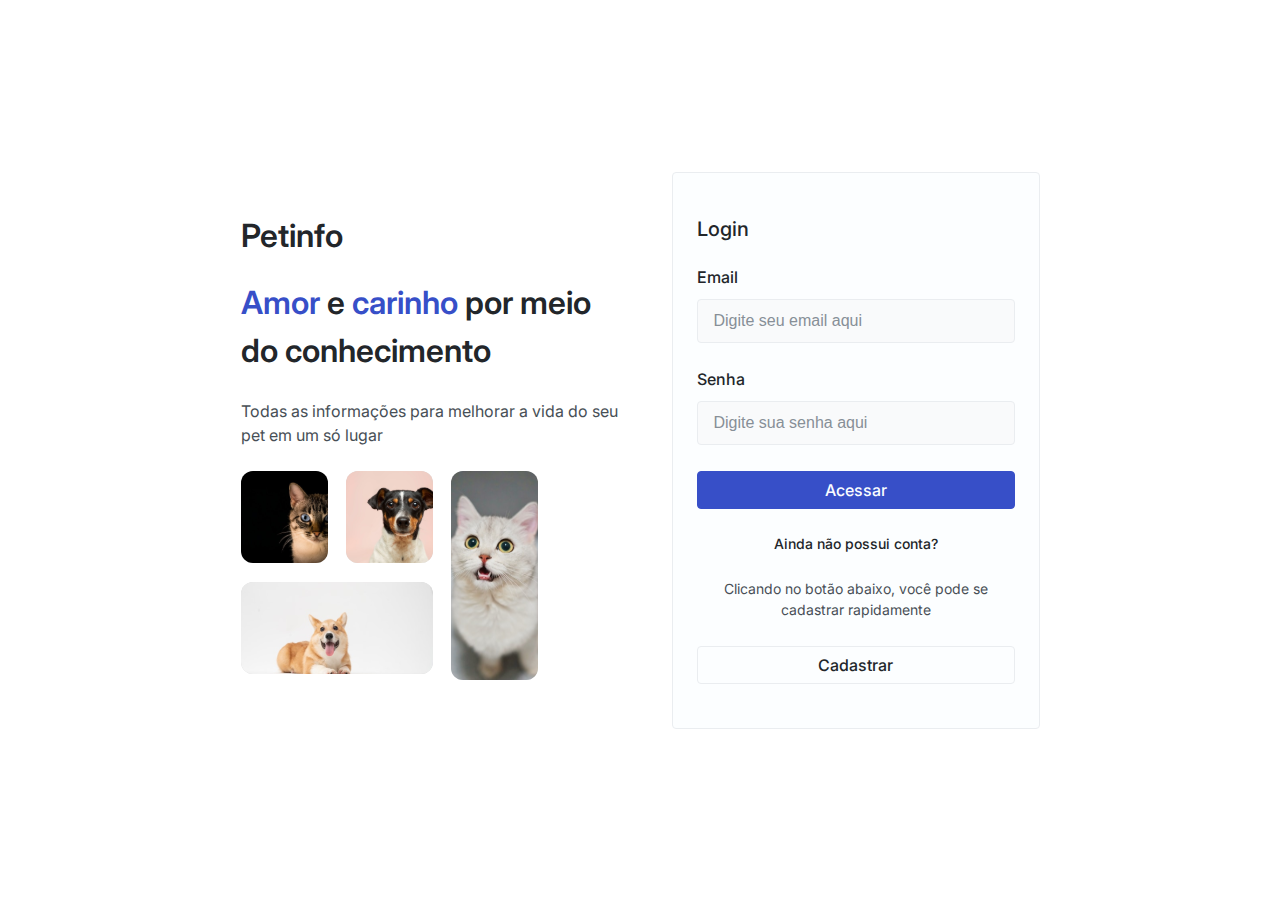
<file: pages/login/index.html>
<!DOCTYPE html>
<html lang="pt-br">

<head>
    <meta charset="UTF-8">
    <meta http-equiv="X-UA-Compatible" content="IE=edge">
    <meta name="viewport" content="width=device-width, initial-scale=1.0">
    <link rel="stylesheet" href="../../styles/globalStyles.css">
    <link rel="stylesheet" href="../../styles/animations.css">
    <link rel="stylesheet" href="../../styles/buttons.css">
    <link rel="stylesheet" href="../../styles/inputs.css">
    <link rel="stylesheet" href="index.css">
    <title>Petinfo - Login</title>
</head>

<body>
    <main class="login-container">

        <section class="left-content">

            <h1>Petinfo</h1>
            <h2><span class="blue-text">Amor</span> e <span class="blue-text">carinho</span> por meio do conhecimento
            </h2>
            <p>Todas as informações para melhorar a vida do seu pet em um só lugar</p>
            <img src="../../img/img-login.svg" alt="pets collection">

        </section>

        <section class="right-content">

            <h3>Login</h3>

            <form>

                <label class="default-label" for="email">Email</label>
                <input class="default-input" type="email" name="email" id="email" placeholder="Digite seu email aqui">

                <label class="default-label" for="password">Senha</label>
                <input class="default-input" type="password" name="password" id="password"
                    placeholder="Digite sua senha aqui">

                <button type="submit" class="primary-btn login-access" disabled>Acessar</button>

            </form>

            <h5>Ainda não possui conta?</h5>
            <span>Clicando no botão abaixo, você pode se cadastrar rapidamente</span>
            <a href="../register/index.html" class="outline-btn">Cadastrar</a>

        </section>

    </main>
    <script type="text/javascript">
        let date2 = new Date()
        console.log(date2)
        if (performance.navigation.type == 2) {
            console.log("load test")
            location.reload(true);
        }
    </script>
    <script type="module" src="index.js"></script>
</body>

</html>
</file>
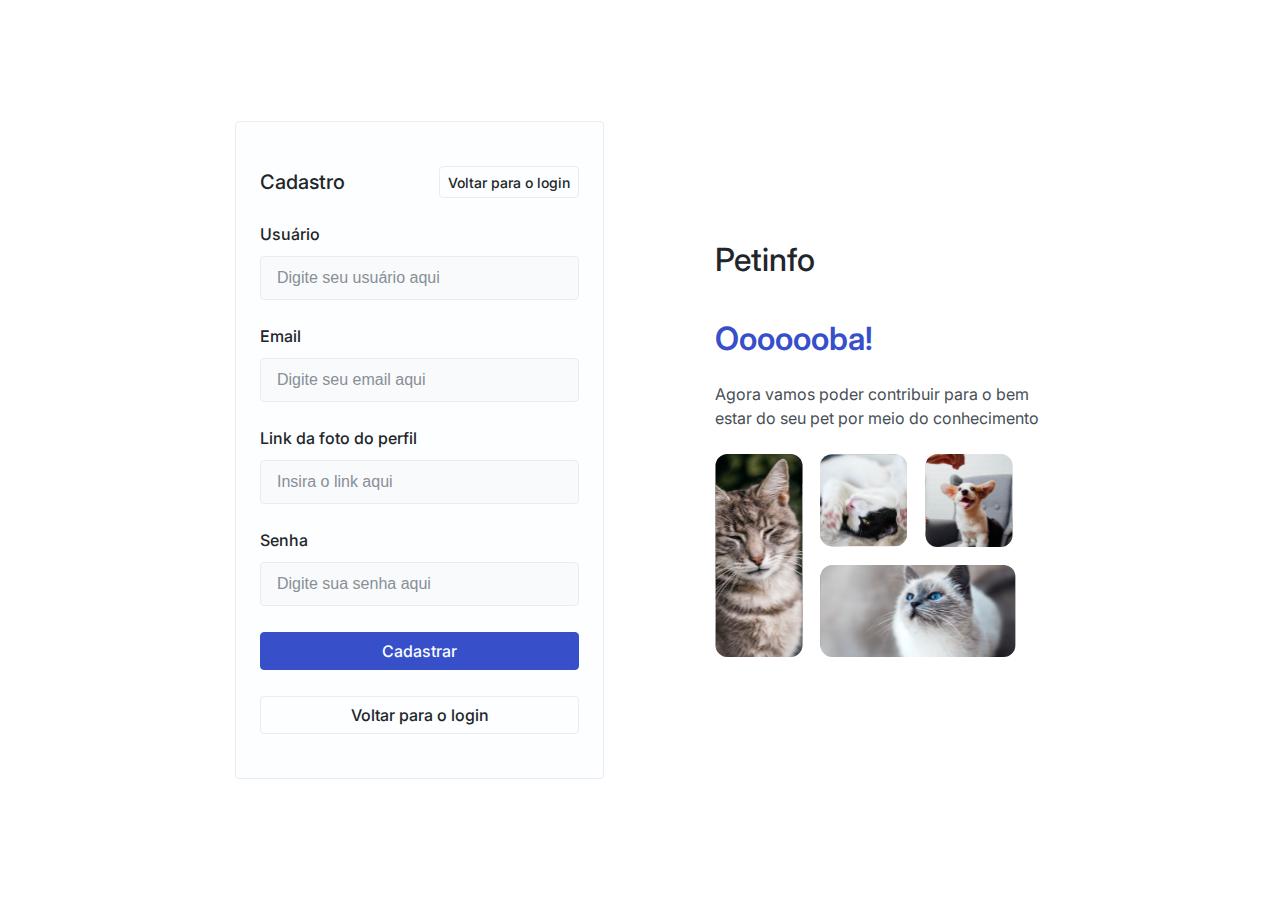
<file: pages/register/index.html>
<!DOCTYPE html>
<html lang="pt-br">

<head>
    <meta charset="UTF-8">
    <meta http-equiv="X-UA-Compatible" content="IE=edge">
    <meta name="viewport" content="width=device-width, initial-scale=1.0">
    <link rel="stylesheet" href="../../styles/globalStyles.css">
    <link rel="stylesheet" href="../../styles/animations.css">
    <link rel="stylesheet" href="../../styles/buttons.css">
    <link rel="stylesheet" href="../../styles/inputs.css">
    <link rel="stylesheet" href="../../styles/toast.css">
    <link rel="stylesheet" href="index.css">
    <title>Petinfo - Register</title>
</head>

<body>
    <main class="register-container">
        <section class="left-content">

            <div class="user-tools">
                <h3>Cadastro</h3>
                <a href="../login/index.html" class="outline-btn">Voltar para o login</a>
            </div>

            <form>
                <label class="default-label" for="username">Usuário</label>
                <input class="default-input" type="text" name="username" id="username"
                    placeholder="Digite seu usuário aqui">

                <label class="default-label" for="email">Email</label>
                <input class="default-input" type="email" name="email" id="email" placeholder="Digite seu email aqui">

                <label class="default-label" for="avatar">Link da foto do perfil</label>
                <input class="default-input" type="text" name="user-picture" id="avatar"
                    placeholder="Insira o link aqui">

                <label class="default-label" for="password">Senha</label>
                <input class="default-input" type="password" name="password" id="password"
                    placeholder="Digite sua senha aqui">

                <button type="submit" class="primary-btn register-access" disabled>Cadastrar</button>
            </form>

            <a href="../login/index.html" class="outline-btn">Voltar para o login</a>

        </section>

        <section class="right-content">
            <h1>Petinfo</h1>
            <h2>Ooooooba!</h2>
            <p>
                Agora vamos poder contribuir para o bem estar do seu pet por meio do conhecimento
            </p>
            <img src="../../img/img-register.svg" alt="pets collection image">
        </section>
    </main>
    <script type="text/javascript">
        let date2 = new Date()
        console.log(date2)
        if (performance.navigation.type == 2) {
            console.log("load test")
            location.reload(true);
        }
    </script>
    <script type="module" src="index.js"></script>
</body>

</html>
</file>
<file: styles/globalStyles.css>
@import url('https://fonts.googleapis.com/css2?family=Inter:wght@200;300;400;500;600;700;800;900&display=swap');

* {
  margin: 0;
  padding: 0;
  box-sizing: border-box;
}

:root {
  --brand100: hsl(230, 57%, 50%);
  --brand200: hsl(230, 68%, 54%);
  --gray100: hsl(210, 11%, 15%);
  --gray200: hsl(210, 10%, 23%);
  --gray300: hsl(210, 9%, 31%);
  --gray400: hsl(210, 7%, 56%);
  --gray500: hsl(210, 11%, 71%);
  --gray600: hsl(210, 16%, 93%);
  --gray700: hsl(210, 17%, 95%);
  --gray800: hsl(210, 20%, 98%);
  --gray900: hsl(200, 100%, 99%);
  --alert100: hsl(349, 57%, 50%);
  --alert200: hsl(349, 69%, 55%);
  --sucess100: hsl(162, 88%, 26%);

  --radius-0: .5rem;
  --radius-1: .25rem;

  --font-family-1: 'Inter', sans-serif;
}

body {
  font-family: var(--font-family-1);
}

li {
  list-style: none;
}
</file>
<file: styles/animations.css>
@keyframes spinner {
    50% {
        opacity: .6;
    }

    100% {
        opacity: 1;
        transform: rotate(360deg);
    }
}

@keyframes showToast {
    0% {
        opacity: 0;
        transform: translateY(300px);
    }

    30% {
        opacity: 1;
        transform: translateY(0);
    }
}

@keyframes showModal {
    0% {
        opacity: .5;
        transform: translateY(-100%);
    }
    100% {
        opacity: 1;
        transform: translateY(0);
    }
}
</file>
<file: styles/buttons.css>
.primary-btn {
    background-color: var(--brand100);
    border: 1px solid var(--brand100);
    border-radius: var(--radius-1);
    padding: 0 1rem;
    height: 2.375rem;
    font-family: var(--font-family-1);
    color: var(--gray900);
    font-weight: 500;
    font-size: 1rem;
    cursor: pointer;
    transition: all .3s ease-out;
}

.primary-btn:is(:hover, :focus) {
    background-color: var(--brand200);
    border: 1px solid var(--brand200);
}

.grey-btn {
    background-color: var(--gray600);
    border: 1px solid var(--gray600);
    border-radius: var(--radius-1);
    padding: 0 1rem;
    height: 2.375rem;
    font-family: var(--font-family-1);
    color: var(--gray400);
    font-weight: 500;
    font-size: 1rem;
    cursor: pointer;
}

.grey-btn:is(:hover, :focus) {
    color: var(--gray300);
}

.alert-btn {
    background-color: var(--alert100);
    border: 1px solid var(--alert100);
    border-radius: var(--radius-1);
    padding: 0 1rem;
    height: 2.375rem;
    font-family: var(--font-family-1);
    color: var(--gray900);
    font-weight: 500;
    font-size: 1rem;
    cursor: pointer;
    transition: all .3s ease-out;
}


.alert-btn:is(:hover, :focus) {
    background-color: var(--alert200);
    border: 1px solid var(--alert200);
}

.outline-btn {
    background-color: transparent;
    border: 1px solid var(--gray600);
    border-radius: var(--radius-1);
    padding: 0 1rem;
    height: 2.375rem;
    font-family: var(--font-family-1);
    color: var(--gray100);
    font-weight: 500;
    font-size: 1rem;
    cursor: pointer;
}

.outline-btn:is(:hover, :focus) {
    background-color: var(--gray800);
}

.medium-btn {
    background-color: var(--gray700);
    border: 1px solid var(--gray700);
    border-radius: var(--radius-1);
    padding: 0 .5rem;
    height: 2rem;
    font-family: var(--font-family-1);
    color: var(--gray400);
    font-weight: 500;
    font-size: .875rem;
    cursor: pointer;
}

.medium-btn:is(:hover, :focus) {
    background-color: var(--gray600);
    border: 1px solid var(--gray600);
    color: var(--gray300);
}

.link {
    color: var(--brand100);
    font-weight: 500;
    font-size: 1rem;
    text-decoration: none;
    cursor: pointer;
}

.link:is(:hover, :focus) {
    color: var(--brand200);
    text-decoration: underline;
}

.loading {
    position: relative;
    color: transparent;
    user-select: none;
    cursor: default;
}

.loading::after {
    content: '';
    position: absolute;
    top: 0;
    left: 0;
    right: 0;
    height: 100%;
    background-image: url(../img/spinner.svg);
    background-repeat: no-repeat;
    background-position: center;
    background-color: transparent;
    animation: spinner 1.2s cubic-bezier(0.58, 0.75, 1, 1) infinite;
}

.exit-btn {
    height: 62px;
    border: none;
    background-color: #FCFEFF;
    font-weight: 500;
    font-size: 14px;
    font-family: var(--font-family-1);
    color: var(--gray400);
    background-image: url(../img/sign-out-alt.svg);
    background-repeat: no-repeat;
    background-position: center;
    background-position-x: 17px;
    cursor: pointer;
    transition: all .3s;
}

.exit-btn:hover {
    background-color: var(--gray700);
    color: var(--gray100);
    background-image: url(../img/sign-out-active.svg);
}

.close-btn {
    width: 38px;
    height: 32px;
    padding: 4px 14px;
    background-color: #E9ECEF;
    border-radius: var(--radius-1);
    border: none;
    background-image: url(../img/X.svg);
    background-repeat: no-repeat;
    background-position: center;
    cursor: pointer;
    transition: background .3s;
}

.close-btn:hover {
    background-color: #e9ecefd5;
}
</file>
<file: styles/inputs.css>
.default-label {
    font-weight: 500;
    font-size: 1rem;
    color: var(--gray100);
}

.default-input {
    background-color: var(--gray800);
    border: 1px solid var(--gray600);
    border-radius: var(--radius-1);
    padding: 0 1rem;
    height: 2.75rem;
    color: var(--gray100);
    font-weight: 400;
    font-size: 1rem;
}

.default-input::placeholder {
    color: var(--gray400);
    font-weight: 400;
    font-size: 1rem;
}

.default-input:focus {
    outline: 1px solid var(--gray100);
    background-color: var(--gray900);
}

.input-error {
    background-color: var(--gray800);
    outline: 1px solid var(--alert100);
}

.error-message {
    font-weight: 400;
    font-size: .875rem;
    color: var(--alert100);
}
</file>
<file: pages/login/index.css>
.blue-text {
    color: var(--brand100);
}

.login-container {
    display: flex;
    justify-content: center;
    align-items: center;
    gap: 40px;
    height: 100vh;
    width: 100vw;
}

.left-content {
    width: 391px;
}

.left-content h1 {
    font-weight: 600;
    font-size: 2rem;
    color: var(--gray100);
}

.left-content h2 {
    font-weight: 600;
    font-size: 2rem;
    line-height: 150%;
    color: var(--gray100);
    margin: 1.5rem 0;
}

.left-content p {
    font-weight: 400;
    font-size: 16px;
    line-height: 150%;
    color: var(--gray300);
    margin-bottom: 24px;
}

.right-content {
    width: 368px;
    padding: 2.75rem 1.5rem;
    background-color: #fcfeff;
    border: 1px solid var(--gray600);
    border-radius: var(--radius-1);
    display: flex;
    flex-direction: column;
    gap: 26px;
}

.right-content h3 {
    font-weight: 500;
    font-size: 20px;
    color: var(--gray100);
}

.right-content form {
    display: flex;
    flex-direction: column;
}

.right-content label {
    margin-bottom: .75rem;
}

.right-content form input:nth-child(2) {
    margin-bottom: 26px;
}

.right-content form .error-message {
    margin-top: 16px;
}

.right-content form button {
    margin-top: 26px;
}

.right-content h5 {
    font-weight: 500;
    font-size: 14px;
    color: var(--gray100);
    align-self: center;
}

.right-content span {
    font-weight: 400;
    font-size: 14px;
    line-height: 150%;
    color: var(--gray300);
    text-align: center;
}

.right-content a {
    display: flex;
    justify-content: center;
    align-items: center;
    text-decoration: none;
}
</file>
<file: styles/toast.css>
.toast {
    position: fixed;
    user-select: none;
    bottom: 20px;
    right: 20px;
    width: 28.725rem;
    height: 7.8125rem;
    background: var(--gray900);
    box-shadow: 0px 4px 30px -12px rgba(0, 0, 0, 0.379);
    border-radius: var(--radius-1);
    padding: 1.3125rem 2rem;
    animation: showToast 2.5s ease-out;
}

.toast .toast-header {
    display: flex;
    align-items: center;
    gap: 12px;
    margin-bottom: 1.0625rem;
}

.toast .toast-header h3 {
    color: var(--sucess100);
    font-weight: 600;
    font-size: 16px;
}

.toast p {
    font-weight: 400;
    font-size: 14px;
    line-height: 150%;
    color: var(--gray200);
}

.toast a {
    display: inline;
    font-weight: 400;
    font-size: 14px;
}

.close-toast {
    animation: showToast 2.5s ease-out reverse;
}
</file>
<file: pages/register/index.css>
a {
    display: flex;
    justify-content: center;
    align-items: center;
    text-decoration: none;
}

.blue-text {
    color: var(--brand100);
}

.register-container {
    display: flex;
    align-items: center;
    justify-content: center;
    width: 100vw;
    height: 100vh;
    gap: 111px;
}

.left-content {
    width: 369px;
    padding: 2.75rem 1.5rem;
    background-color: #fcfeff;
    border: 1px solid var(--gray600);
    border-radius: var(--radius-1);
    display: flex;
    flex-direction: column;
    gap: 26px;
}

.user-tools {
    display: flex;
    align-items: center;
    justify-content: space-between;
}

.user-tools h3 {
    font-weight: 500;
    font-size: 20px;
    color: var(--gray100);
}

.user-tools a {
    padding: 0 .5rem;
    height: 2rem;
    font-weight: 500;
    font-size: .875rem;
}

.left-content form {
    display: flex;
    flex-direction: column;
}

.left-content form label {
    margin-bottom: 12px;
}

.left-content form input {
    margin-bottom: 26px;
}

.right-content {
    width: 330px;
}

.right-content h1 {
    color: var(--gray100);
    font-weight: 500;
    font-size: 2rem;
}

.right-content h2 {
    color: var(--brand100);
    font-weight: 600;
    font-size: 2rem;
    margin: 2.5rem 0 1.5rem;
}

.right-content p {
    font-weight: 400;
    font-size: 1rem;
    line-height: 150%;
    color: var(--gray300);
    margin-bottom: 1.5rem;
}
</file>
